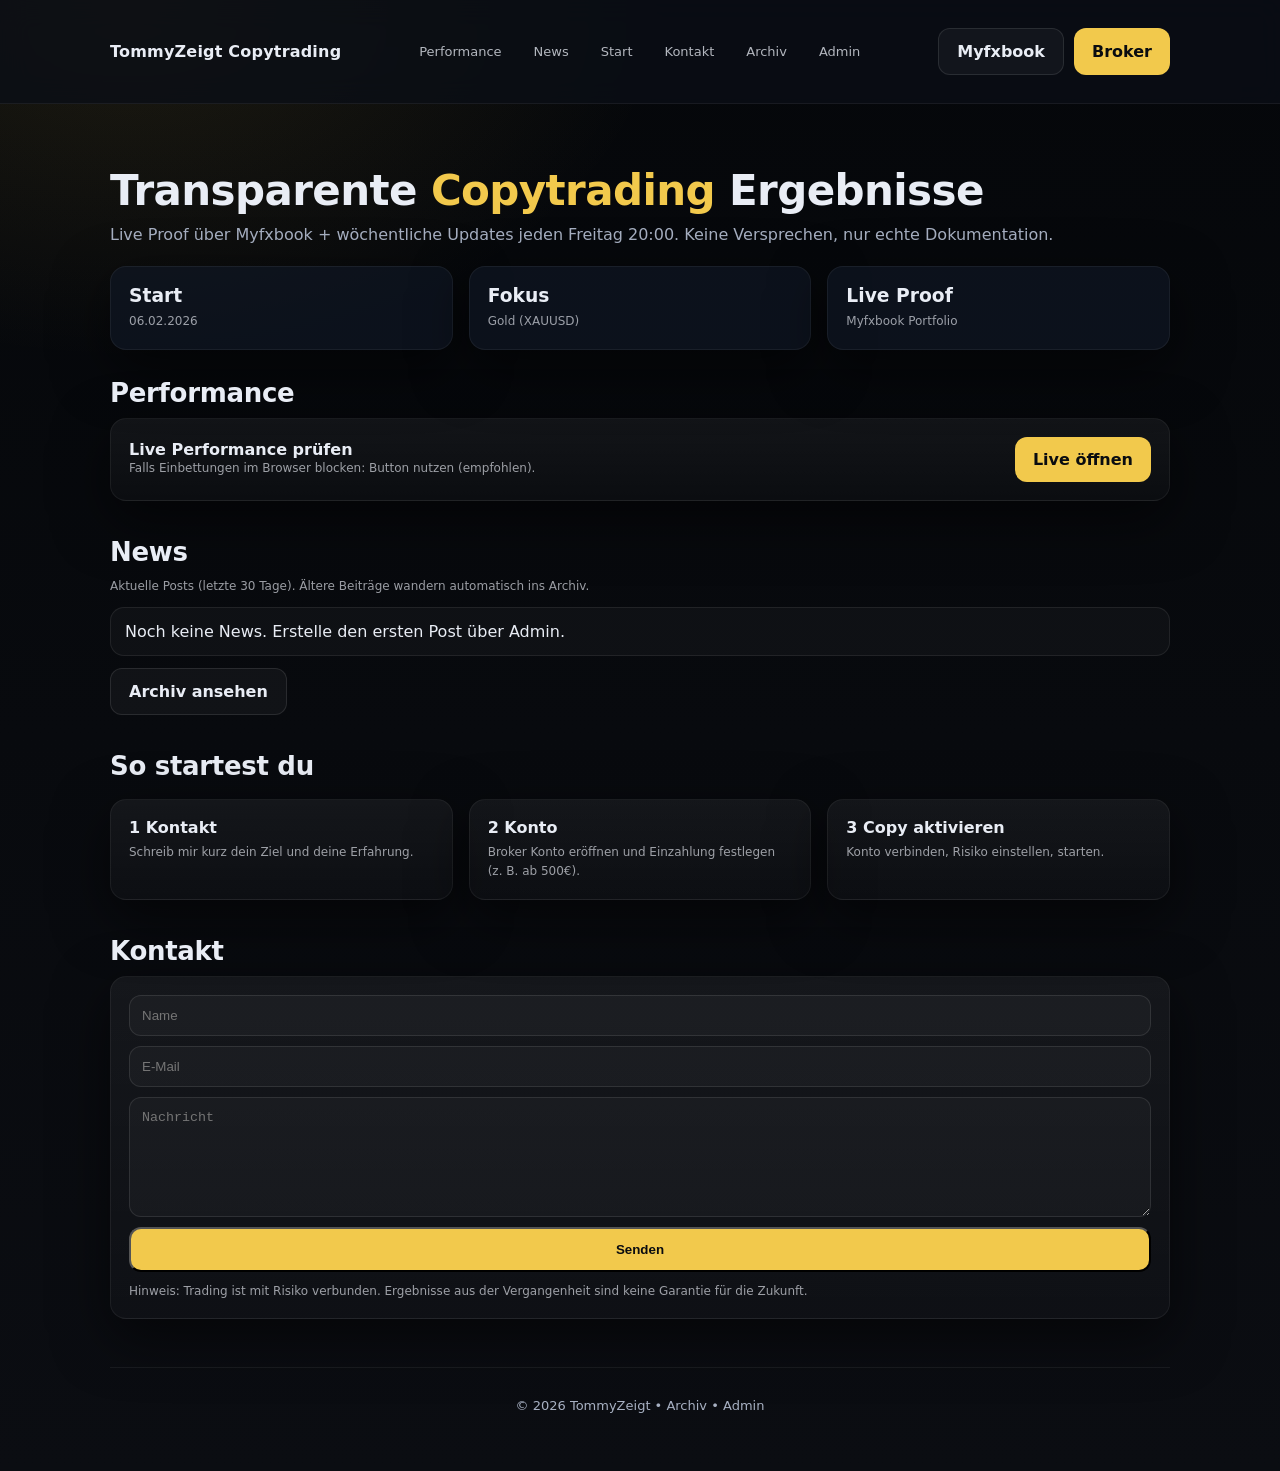
<file: index.html>
<!doctype html>
<html lang="de">
<head>
<meta charset="utf-8">
<meta name="viewport" content="width=device-width, initial-scale=1">
<title>TommyZeigt Copytrading</title>
<meta name="description" content="TommyZeigt dokumentiert Copytrading Ergebnisse transparent. Live Proof über Myfxbook, Wochenupdates, klarer Ablauf.">
<style>
:root{
  --bg:#06080c; --card:#0f141d; --card2:#101826;
  --text:#e9edf5; --muted:#a7b0c2;
  --gold:#f2c94c; --line:rgba(255,255,255,.06);
  --r:16px; --max:1100px;
  --shadow:0 18px 55px rgba(0,0,0,.55);
  --font:ui-sans-serif,system-ui,-apple-system,Segoe UI,Roboto,Helvetica,Arial;
}
*{box-sizing:border-box}
html{scroll-behavior:smooth}
body{margin:0;font-family:var(--font);background:radial-gradient(900px 600px at 10% 0%, rgba(242,201,76,.10), transparent 60%),linear-gradient(180deg,#05070a,#0b0d12);color:var(--text)}
a{color:inherit;text-decoration:none}
.container{max-width:var(--max);margin:auto;padding:28px 20px}
header{position:sticky;top:0;z-index:20;background:rgba(11,15,23,.78);backdrop-filter:blur(14px);border-bottom:1px solid var(--line)}
.nav{display:flex;align-items:center;justify-content:space-between;gap:12px}
.brand{font-weight:900;letter-spacing:.2px}
.menu{display:flex;gap:10px;flex-wrap:wrap}
.menu a{font-size:13px;color:rgba(233,237,245,.76);padding:10px 10px;border-radius:12px;border:1px solid transparent}
.menu a:hover{background:rgba(255,255,255,.04);border-color:rgba(255,255,255,.06)}
.btn{display:inline-flex;align-items:center;justify-content:center;padding:13px 18px;border-radius:12px;background:var(--gold);color:#0a0c10;font-weight:900}
.btn2{display:inline-flex;align-items:center;justify-content:center;padding:13px 18px;border-radius:12px;background:rgba(255,255,255,.04);border:1px solid rgba(255,255,255,.10);color:var(--text);font-weight:850}
.hero{padding:18px 0 10px}
h1{font-size:42px;margin:16px 0 6px;letter-spacing:-.6px}
.gold{color:var(--gold)}
p{color:var(--muted);line-height:1.7;margin:0}
.grid{display:grid;grid-template-columns:repeat(auto-fit,minmax(220px,1fr));gap:16px;margin-top:18px}
.card{background:linear-gradient(180deg,rgba(255,255,255,.05),rgba(255,255,255,.02));border:1px solid var(--line);border-radius:var(--r);padding:18px;box-shadow:var(--shadow)}
.kpi{background:rgba(16,24,38,.65)}
.kpi h3{margin:0 0 6px}
.section{padding:18px 0}
.section h2{margin:0 0 10px;font-size:26px;letter-spacing:-.3px}
.news-item{padding:14px;border-radius:14px;background:rgba(255,255,255,.03);border:1px solid rgba(255,255,255,.08)}
.news-top{display:flex;align-items:center;justify-content:space-between;gap:12px;flex-wrap:wrap}
.news-date{font-size:12px;color:rgba(233,237,245,.65)}
.news-title{font-weight:900}
.news-summary{margin-top:6px;color:rgba(233,237,245,.75);font-size:14px;line-height:1.6}
footer{margin-top:30px;padding:30px 0;text-align:center;font-size:13px;color:#a7b0c2;border-top:1px solid var(--line)}
.small{font-size:12px;color:rgba(233,237,245,.65);line-height:1.55}
@media(max-width:820px){.menu{display:none}h1{font-size:34px}}
</style>
</head>
<body id="top">
<header>
  <div class="container nav">
    <div class="brand">TommyZeigt Copytrading</div>
    <div class="menu">
      <a href="#performance">Performance</a>
      <a href="#news">News</a>
      <a href="#start">Start</a>
      <a href="#kontakt">Kontakt</a>
      <a href="archive.html">Archiv</a>
      <a href="admin.html">Admin</a>
    </div>
    <div style="display:flex;gap:10px;flex-wrap:wrap">
      <a class="btn2" target="_blank" rel="noopener" href="https://www.myfxbook.com/portfolio/tommyzeigt/11931259">Myfxbook</a>
      <a class="btn" target="_blank" rel="noopener" href="https://de.puprime.partners/forex-trading-account/?utm_source=promo&utm_medium=social&utm_campaign=RAF&utm_term=NA&utm_content=NA&c=jOA3lsRMqyLSI0uMpPz5Yw==">Broker</a>
    </div>
  </div>
</header>

<main class="container">
  <section class="hero">
    <h1>Transparente <span class="gold">Copytrading</span> Ergebnisse</h1>
    <p>Live Proof über Myfxbook + wöchentliche Updates jeden Freitag 20:00. Keine Versprechen, nur echte Dokumentation.</p>

    <div class="grid" style="margin-top:18px">
      <div class="card kpi">
        <h3>Start</h3>
        <div class="small">06.02.2026</div>
      </div>
      <div class="card kpi">
        <h3>Fokus</h3>
        <div class="small">Gold (XAUUSD)</div>
      </div>
      <div class="card kpi">
        <h3>Live Proof</h3>
        <div class="small">Myfxbook Portfolio</div>
      </div>
    </div>
  </section>

  <section id="performance" class="section">
    <h2>Performance</h2>
    <div class="card">
      <div style="display:flex;gap:12px;flex-wrap:wrap;align-items:center;justify-content:space-between">
        <div>
          <div style="font-weight:900">Live Performance prüfen</div>
          <div class="small">Falls Einbettungen im Browser blocken: Button nutzen (empfohlen).</div>
        </div>
        <a class="btn" target="_blank" rel="noopener" href="https://www.myfxbook.com/portfolio/tommyzeigt/11931259">Live öffnen</a>
      </div>
    </div>
  </section>

  <section id="news" class="section">
    <h2>News</h2>
    <p class="small">Aktuelle Posts (letzte 30 Tage). Ältere Beiträge wandern automatisch ins Archiv.</p>
    <div id="newsList" class="grid" style="grid-template-columns:1fr; margin-top:12px"></div>
    <div style="margin-top:12px">
      <a class="btn2" href="archive.html">Archiv ansehen</a>
    </div>
  </section>

  <section id="start" class="section">
    <h2>So startest du</h2>
    <div class="grid">
      <div class="card">
        <div style="font-weight:900;margin-bottom:6px">1 Kontakt</div>
        <div class="small">Schreib mir kurz dein Ziel und deine Erfahrung.</div>
      </div>
      <div class="card">
        <div style="font-weight:900;margin-bottom:6px">2 Konto</div>
        <div class="small">Broker Konto eröffnen und Einzahlung festlegen (z. B. ab 500€).</div>
      </div>
      <div class="card">
        <div style="font-weight:900;margin-bottom:6px">3 Copy aktivieren</div>
        <div class="small">Konto verbinden, Risiko einstellen, starten.</div>
      </div>
    </div>
  </section>

  <section id="kontakt" class="section">
    <h2>Kontakt</h2>
    <div class="card">
      <form action="https://formspree.io/f/mkovrqqq" method="POST" style="display:grid;gap:10px">
        <input name="name" placeholder="Name" required style="padding:12px;border-radius:12px;border:1px solid rgba(255,255,255,.10);background:rgba(255,255,255,.03);color:#e9edf5">
        <input name="email" type="email" placeholder="E-Mail" required style="padding:12px;border-radius:12px;border:1px solid rgba(255,255,255,.10);background:rgba(255,255,255,.03);color:#e9edf5">
        <textarea name="message" placeholder="Nachricht" required style="padding:12px;border-radius:12px;border:1px solid rgba(255,255,255,.10);background:rgba(255,255,255,.03);color:#e9edf5;min-height:120px"></textarea>
        <button class="btn" type="submit">Senden</button>
        <div class="small">Hinweis: Trading ist mit Risiko verbunden. Ergebnisse aus der Vergangenheit sind keine Garantie für die Zukunft.</div>
      </form>
    </div>
  </section>

  <footer>
    © <span id="y"></span> TommyZeigt • <a href="archive.html">Archiv</a> • <a href="admin.html">Admin</a>
  </footer>
</main>

<script>
document.getElementById('y').textContent = new Date().getFullYear();

function daysBetween(a,b){
  const ms = 24*60*60*1000;
  return Math.floor((a-b)/ms);
}

async function loadNews(){
  const el = document.getElementById('newsList');
  try{
    const res = await fetch('posts.json', {cache:'no-store'});
    const posts = await res.json();
    const now = new Date();
    const recent = posts
      .map(p => ({...p, _d: new Date(p.date + "T00:00:00")}))
      .sort((x,y)=> y._d - x._d)
      .filter(p => daysBetween(now, p._d) <= 30);

    if(!recent.length){
      el.innerHTML = '<div class="news-item">Noch keine News. Erstelle den ersten Post über Admin.</div>';
      return;
    }

    el.innerHTML = recent.map(p => `
      <div class="news-item">
        <div class="news-top">
          <div class="news-title">${p.title}</div>
          <div class="news-date">${p.date}</div>
        </div>
        <div class="news-summary">${p.summary || ''}</div>
      </div>
    `).join('');
  }catch(e){
    el.innerHTML = '<div class="news-item">Konnte posts.json nicht laden. Prüfe ob posts.json im gleichen Ordner liegt.</div>';
  }
}
loadNews();
</script>
</body>
</html>
</file>
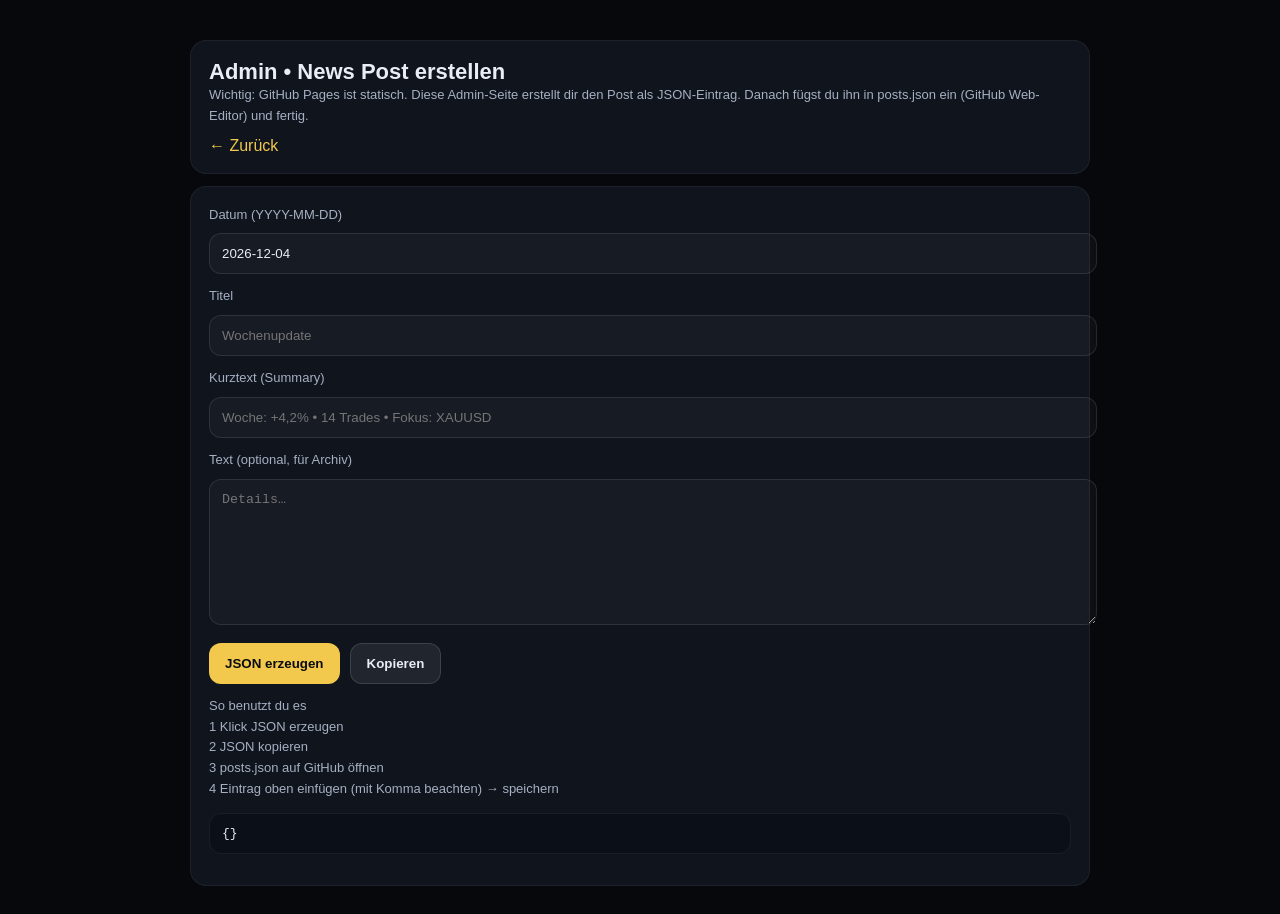
<file: admin.html>
<!doctype html>
<html lang="de">
<head>
<meta charset="utf-8">
<meta name="viewport" content="width=device-width, initial-scale=1">
<title>Admin – News erstellen</title>
<style>
body{margin:0;font-family:Arial,sans-serif;background:#06080c;color:#e9edf5}
.container{max-width:900px;margin:auto;padding:28px 20px}
a{color:#f2c94c;text-decoration:none}
.card{background:#0f141d;border:1px solid rgba(255,255,255,.06);border-radius:16px;padding:18px;margin-top:12px}
.input{width:100%;padding:12px;border-radius:12px;border:1px solid rgba(255,255,255,.10);background:rgba(255,255,255,.03);color:#e9edf5}
.btn{display:inline-block;padding:12px 16px;background:#f2c94c;color:#0a0c10;border-radius:12px;font-weight:900;border:0;cursor:pointer}
.small{color:#a7b0c2;line-height:1.6;font-size:13px}
pre{white-space:pre-wrap;word-break:break-word;background:#0b0f17;border:1px solid rgba(255,255,255,.06);border-radius:12px;padding:12px}
</style>
</head>
<body>
<div class="container">
  <div class="card">
    <div style="font-weight:900;font-size:22px">Admin • News Post erstellen</div>
    <div class="small">Wichtig: GitHub Pages ist statisch. Diese Admin-Seite erstellt dir den Post als JSON-Eintrag. Danach fügst du ihn in posts.json ein (GitHub Web-Editor) und fertig.</div>
    <div style="margin-top:10px"><a href="index.html">← Zurück</a></div>
  </div>

  <div class="card">
    <div class="small" style="margin-bottom:8px">Datum (YYYY-MM-DD)</div>
    <input id="date" class="input" placeholder="2026-02-21">
    <div class="small" style="margin:12px 0 8px">Titel</div>
    <input id="title" class="input" placeholder="Wochenupdate">
    <div class="small" style="margin:12px 0 8px">Kurztext (Summary)</div>
    <input id="summary" class="input" placeholder="Woche: +4,2% • 14 Trades • Fokus: XAUUSD">
    <div class="small" style="margin:12px 0 8px">Text (optional, für Archiv)</div>
    <textarea id="content" class="input" style="min-height:120px" placeholder="Details…"></textarea>

    <div style="margin-top:14px;display:flex;gap:10px;flex-wrap:wrap">
      <button class="btn" id="build">JSON erzeugen</button>
      <button class="btn" id="copy" style="background:rgba(255,255,255,.08);color:#e9edf5;border:1px solid rgba(255,255,255,.12)">Kopieren</button>
    </div>

    <div class="small" style="margin-top:12px">So benutzt du es</div>
    <div class="small">1 Klick JSON erzeugen</div>
    <div class="small">2 JSON kopieren</div>
    <div class="small">3 posts.json auf GitHub öffnen</div>
    <div class="small">4 Eintrag oben einfügen (mit Komma beachten) → speichern</div>

    <div style="margin-top:12px"><pre id="out">{}</pre></div>
  </div>
</div>

<script>
function isoToday(){
  const d = new Date();
  const mm = String(d.getMonth()+1).padStart(2,'0');
  const dd = String(d.getDate()).padStart(2,'0');
  return d.getFullYear() + "-" + mm + "-" + dd;
}
document.getElementById('date').value = isoToday();

function slug(date,title){
  return (date + "-" + title.toLowerCase().replace(/[^a-z0-9]+/g,'-').replace(/(^-|-$)/g,'')).slice(0,60);
}

document.getElementById('build').addEventListener('click', ()=>{
  const date = document.getElementById('date').value.trim();
  const title = document.getElementById('title').value.trim();
  const summary = document.getElementById('summary').value.trim();
  const content = document.getElementById('content').value.trim();

  const entry = {
    id: slug(date,title || "post"),
    date: date || isoToday(),
    title: title || "News",
    summary: summary || "",
    content: content || ""
  };
  document.getElementById('out').textContent = JSON.stringify(entry, null, 2);
});

document.getElementById('copy').addEventListener('click', async ()=>{
  const txt = document.getElementById('out').textContent;
  try{
    await navigator.clipboard.writeText(txt);
    alert("Kopiert ✅ Jetzt in posts.json einfügen.");
  }catch(e){
    alert("Konnte nicht automatisch kopieren. Markiere den Text manuell und kopiere ihn.");
  }
});
</script>
</body>
</html>
</file>
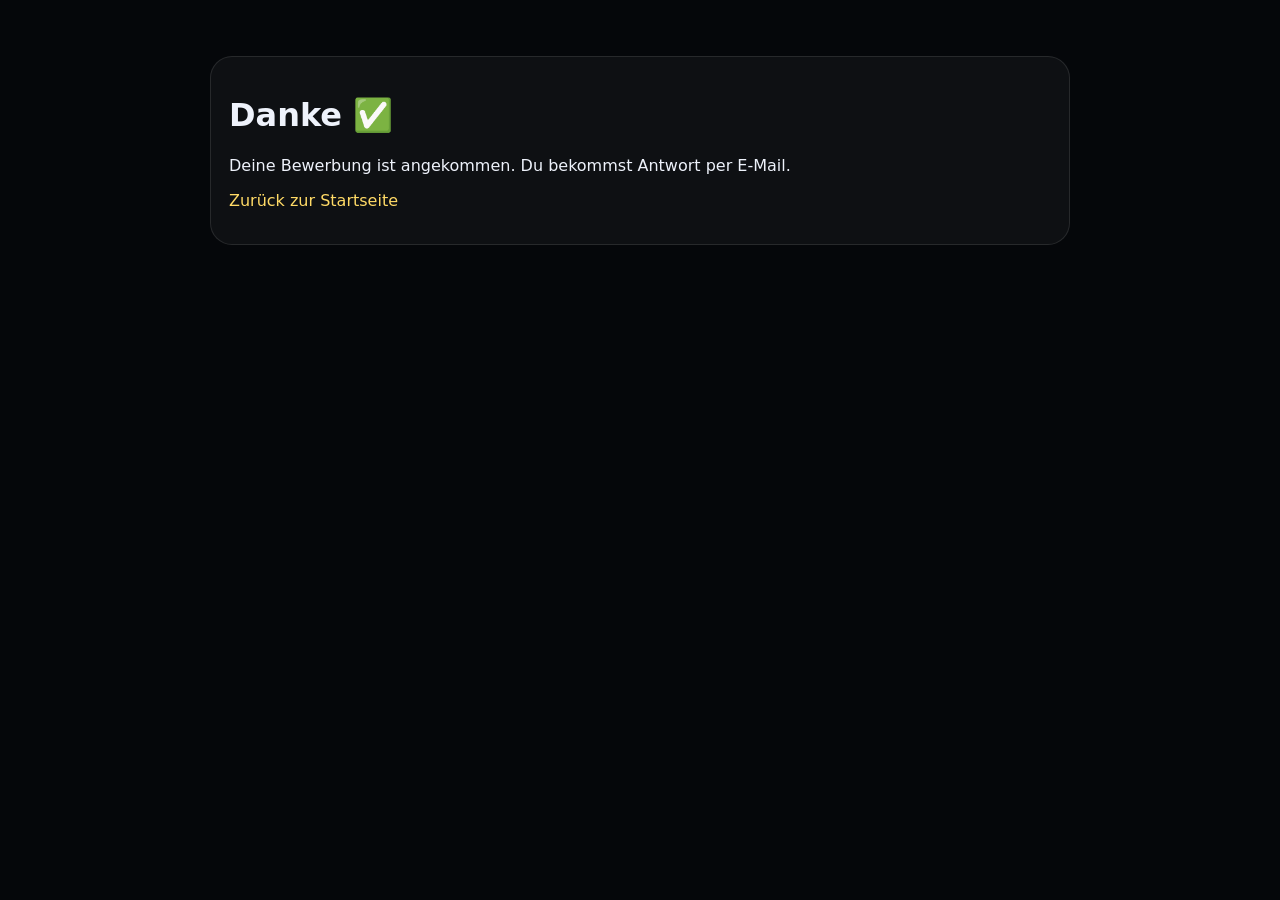
<file: apply-thankyou.html>
<!doctype html>
<html lang="de">
<head>
  <meta charset="utf-8" />
  <meta name="viewport" content="width=device-width, initial-scale=1" />
  <title>Bewerbung gesendet • TommyZeigt</title>
  <link rel="icon" href="assets/favicon.svg" />
  <style>
    body{margin:0;font-family:ui-sans-serif,system-ui,-apple-system,Segoe UI,Roboto,Helvetica,Arial;background:#05070a;color:#eef2fb}
    .wrap{max-width:860px;margin:0 auto;padding:56px 18px}
    .card{border:1px solid rgba(255,255,255,.10);border-radius:22px;background:rgba(255,255,255,.04);padding:18px}
    a{color:#ffda66;text-decoration:none}
  </style>
</head>
<body>
  <div class="wrap">
    <div class="card">
      <h1>Danke ✅</h1>
      <p>Deine Bewerbung ist angekommen. Du bekommst Antwort per E-Mail.</p>
      <p><a href="index.html">Zurück zur Startseite</a></p>
    </div>
  </div>
</body>
</html>
</file>
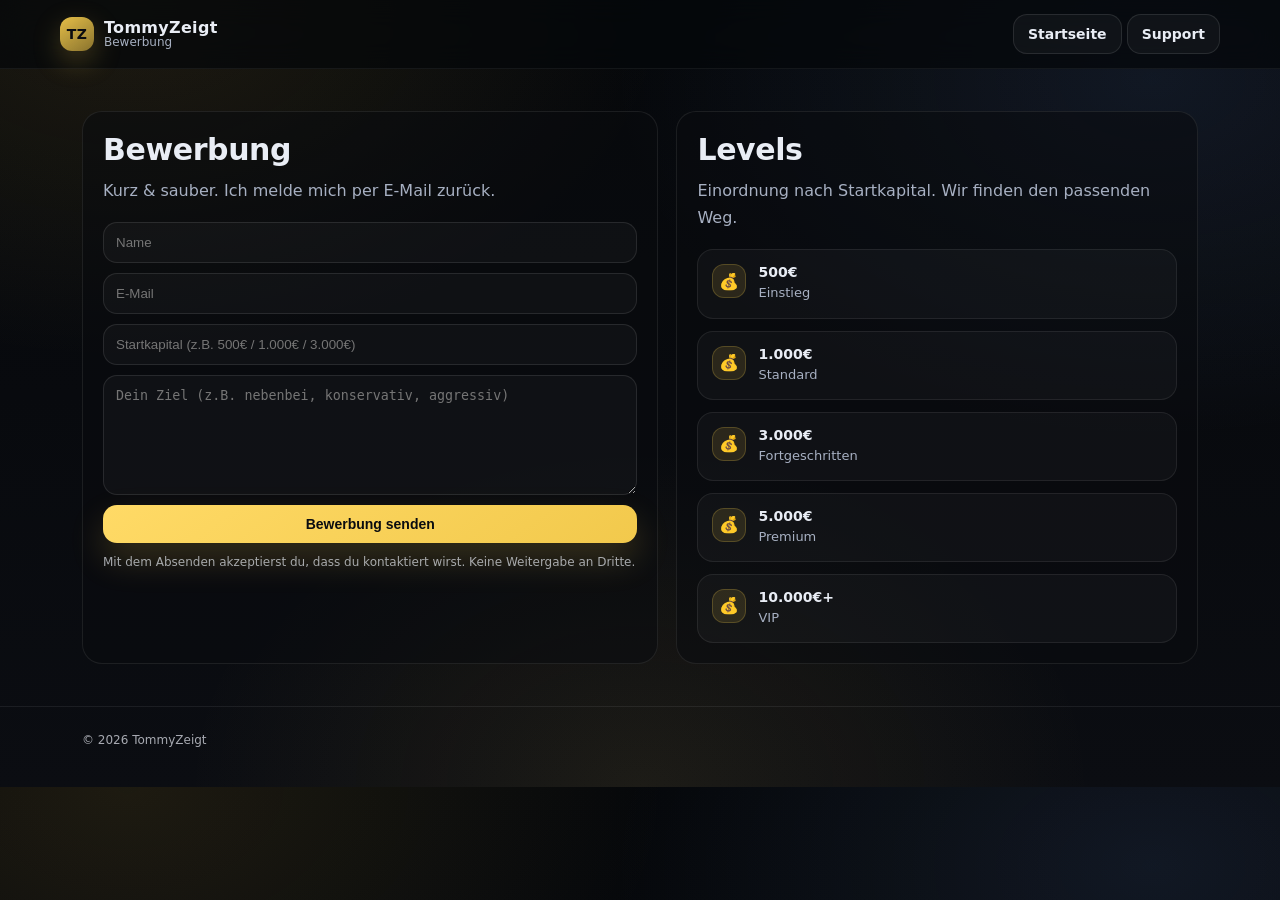
<file: apply.html>
<!doctype html>
<html lang="de">
<head>
  <meta charset="utf-8" />
  <meta name="viewport" content="width=device-width, initial-scale=1" />
  <title>Bewerbung • TommyZeigt</title>
  <link rel="icon" href="assets/favicon.svg" />
  <link rel="stylesheet" href="assets/style.css" />
</head>
<body>
  <header class="nav">
    <div class="container nav-inner">
      <div class="brand">
        <div class="logo" aria-hidden="true"></div>
        <div class="brand-text">
          <div class="top">TommyZeigt</div>
          <div class="sub">Bewerbung</div>
        </div>
      </div>
      <div class="cta">
        <a class="btn" href="index.html">Startseite</a>
        <a class="btn" href="support.html">Support</a>
      </div>
    </div>
  </header>

  <main class="section">
    <div class="container split">
      <div class="panel">
        <h2>Bewerbung</h2>
        <p class="top">Kurz & sauber. Ich melde mich per E-Mail zurück.</p>

        <form class="form" action="https://formspree.io/f/mkovrqqq" method="POST">
          <input class="input" type="hidden" name="source" value="Bewerbung" />
          <input class="input" type="text" name="name" placeholder="Name" required />
          <input class="input" type="email" name="email" placeholder="E-Mail" required />
          <input class="input" type="text" name="capital" placeholder="Startkapital (z.B. 500€ / 1.000€ / 3.000€)" />
          <textarea class="input" name="goal" placeholder="Dein Ziel (z.B. nebenbei, konservativ, aggressiv)"></textarea>
          <button class="btn btn-gold" type="submit">Bewerbung senden</button>
          <div class="small">Mit dem Absenden akzeptierst du, dass du kontaktiert wirst. Keine Weitergabe an Dritte.</div>
        </form>
      </div>

      <div class="panel">
        <h2>Levels</h2>
        <p class="top">Einordnung nach Startkapital. Wir finden den passenden Weg.</p>
        <div class="steps">
          <div class="step"><div class="num">💰</div><div><b>500€</b><span>Einstieg</span></div></div>
          <div class="step"><div class="num">💰</div><div><b>1.000€</b><span>Standard</span></div></div>
          <div class="step"><div class="num">💰</div><div><b>3.000€</b><span>Fortgeschritten</span></div></div>
          <div class="step"><div class="num">💰</div><div><b>5.000€</b><span>Premium</span></div></div>
          <div class="step"><div class="num">💰</div><div><b>10.000€+</b><span>VIP</span></div></div>
        </div>
      </div>
    </div>
  </main>

  <div class="footer">
    <div class="container">
      <div>© <span id="y"></span> TommyZeigt</div>
    </div>
  </div>
  <script>
    document.getElementById('y').textContent = new Date().getFullYear();
  </script>
</body>
</html>
</file>
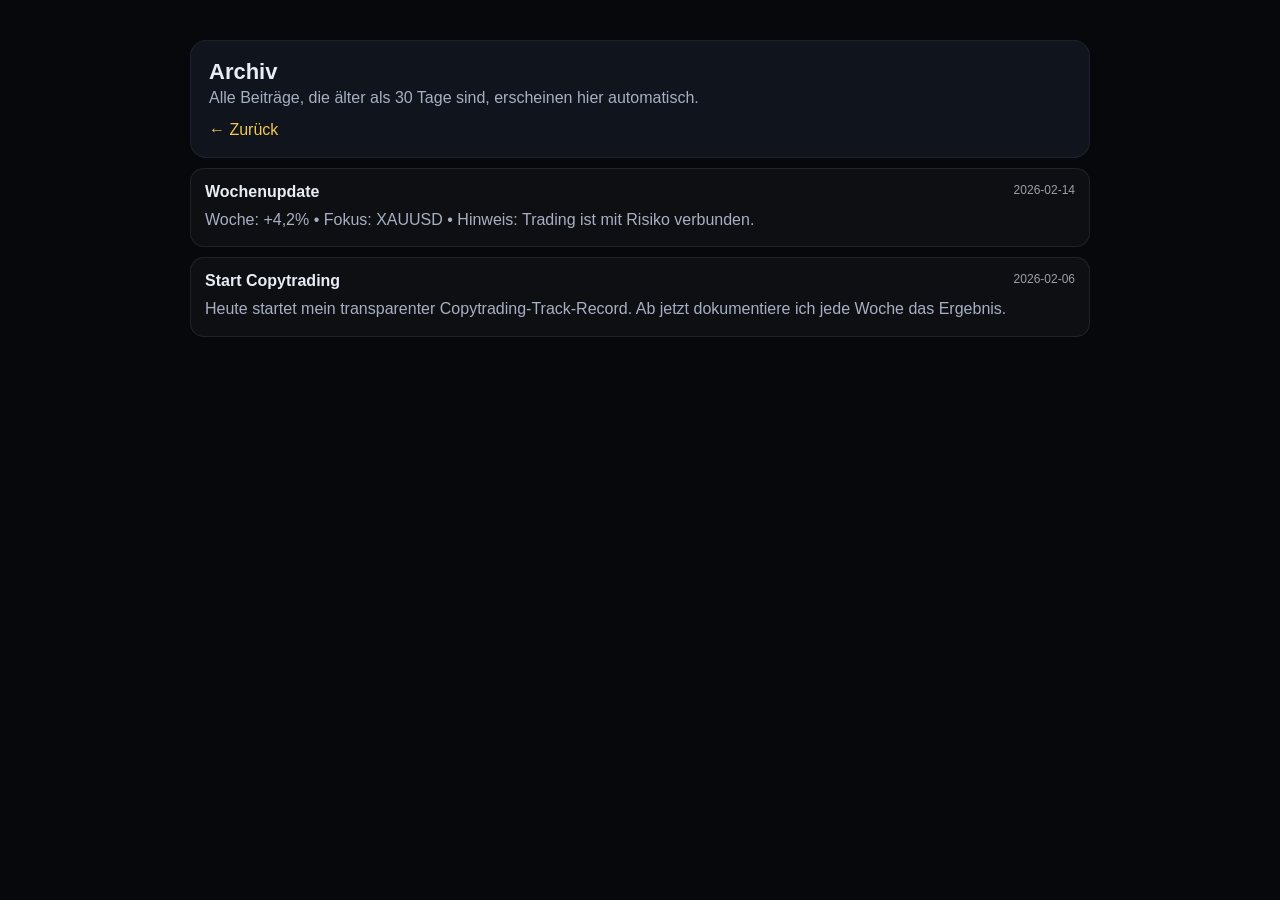
<file: archive.html>
<!doctype html>
<html lang="de">
<head>
<meta charset="utf-8">
<meta name="viewport" content="width=device-width, initial-scale=1">
<title>Archiv – TommyZeigt</title>
<style>
body{margin:0;font-family:Arial,sans-serif;background:#06080c;color:#e9edf5}
.container{max-width:900px;margin:auto;padding:28px 20px}
a{color:#f2c94c;text-decoration:none}
.card{background:#0f141d;border:1px solid rgba(255,255,255,.06);border-radius:16px;padding:18px;margin-top:12px}
.small{color:#a7b0c2;line-height:1.6}
.item{padding:14px;border-radius:14px;background:rgba(255,255,255,.03);border:1px solid rgba(255,255,255,.08);margin-top:10px}
.top{display:flex;justify-content:space-between;gap:10px;flex-wrap:wrap}
.title{font-weight:900}
.date{font-size:12px;color:rgba(233,237,245,.65)}
</style>
</head>
<body>
<div class="container">
  <div class="card">
    <div style="font-weight:900;font-size:22px">Archiv</div>
    <div class="small">Alle Beiträge, die älter als 30 Tage sind, erscheinen hier automatisch.</div>
    <div style="margin-top:10px"><a href="index.html">← Zurück</a></div>
  </div>

  <div id="list"></div>
</div>

<script>
function daysBetween(a,b){
  const ms = 24*60*60*1000;
  return Math.floor((a-b)/ms);
}

async function load(){
  const el = document.getElementById('list');
  try{
    const res = await fetch('posts.json', {cache:'no-store'});
    const posts = await res.json();
    const now = new Date();
    const older = posts
      .map(p => ({...p, _d: new Date(p.date + "T00:00:00")}))
      .sort((x,y)=> y._d - x._d)
      .filter(p => daysBetween(now, p._d) > 30);

    if(!older.length){
      el.innerHTML = '<div class="card">Noch nichts im Archiv.</div>';
      return;
    }

    el.innerHTML = older.map(p => `
      <div class="item">
        <div class="top">
          <div class="title">${p.title}</div>
          <div class="date">${p.date}</div>
        </div>
        <div class="small" style="margin-top:6px">${p.content || p.summary || ''}</div>
      </div>
    `).join('');
  }catch(e){
    el.innerHTML = '<div class="card">Konnte posts.json nicht laden.</div>';
  }
}
load();
</script>
</body>
</html>
</file>
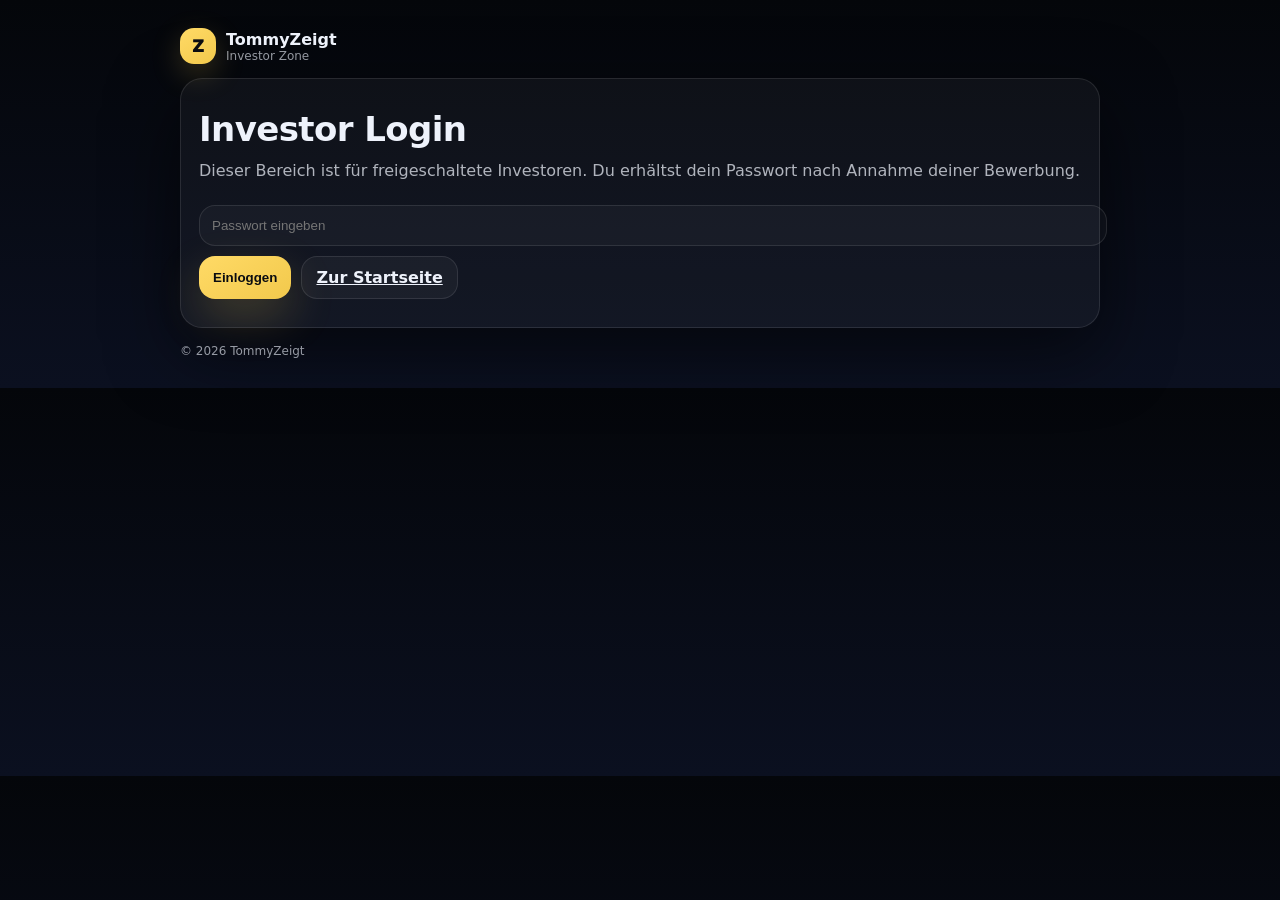
<file: investor-dashboard.html>
<!doctype html>
<html lang="de">
<head>
<meta charset="utf-8"/>
<meta name="viewport" content="width=device-width, initial-scale=1"/>
<title>Investor Dashboard • TommyZeigt</title>
<link rel="icon" href="assets/favicon.svg"/>
<style>
:root{--bg0:#04060a;--bg2:#0b1020;--stroke:rgba(255,255,255,.10);--card:rgba(255,255,255,.04);--text:#eef2fb;--muted:rgba(238,242,251,.72);--gold:#f2c94c;--gold2:#ffda66;--shadow:0 22px 70px rgba(0,0,0,.55);--r:22px;font-family:ui-sans-serif,system-ui,-apple-system,Segoe UI,Roboto,Helvetica,Arial}
body{margin:0;background:linear-gradient(180deg,var(--bg0),var(--bg2));color:var(--text);font-family:inherit}
a{color:inherit;text-decoration:none}
.container{max-width:1100px;margin:0 auto;padding:26px 18px}
.nav{position:sticky;top:0;background:rgba(5,7,10,.55);backdrop-filter:blur(14px);border-bottom:1px solid rgba(255,255,255,.06);z-index:50}
.nav .inner{display:flex;align-items:center;justify-content:space-between;gap:10px;padding:12px 0}
.brand{display:flex;align-items:center;gap:10px}
.logo{width:36px;height:36px;border-radius:14px;background:linear-gradient(145deg,var(--gold2),var(--gold));box-shadow:0 10px 30px rgba(242,201,76,.22);position:relative}
.logo:after{content:"Z";position:absolute;inset:0;display:flex;align-items:center;justify-content:center;font-weight:950;color:#0a0c10}
.btn{display:inline-flex;align-items:center;justify-content:center;padding:10px 12px;border-radius:16px;border:1px solid rgba(255,255,255,.10);background:rgba(255,255,255,.04);color:var(--text);font-weight:850;cursor:pointer}
.btn-gold{border:0;background:linear-gradient(145deg,var(--gold2),var(--gold));color:#0a0c10;box-shadow:0 18px 45px rgba(242,201,76,.22)}
.grid{display:grid;grid-template-columns:repeat(3,1fr);gap:14px}
.card{border:1px solid var(--stroke);background:var(--card);border-radius:var(--r);box-shadow:var(--shadow);padding:16px}
h1{margin:0;font-size:28px;letter-spacing:-.4px}
h2{margin:0 0 8px;font-size:18px}
p{margin:0;color:var(--muted);line-height:1.7}
.small{font-size:12px;color:rgba(238,242,251,.62);line-height:1.5}
@media (max-width:980px){.grid{grid-template-columns:1fr}}
</style>
</head>
<body>

<header class="nav">
  <div class="container inner">
    <div class="brand">
      <div class="logo" aria-hidden="true"></div>
      <div>
        <div style="font-weight:900">TommyZeigt</div>
        <div style="font-size:12px;color:rgba(238,242,251,.62)">Investor Dashboard</div>
      </div>
    </div>
    <div style="display:flex;gap:10px;flex-wrap:wrap">
      <a class="btn" href="index.html">Startseite</a>
      <a class="btn btn-gold" href="https://de.puprime.partners/forex-trading-account/?utm_source=promo&utm_medium=social&utm_campaign=RAF&utm_term=NA&utm_content=NA&c=jOA3lsRMqyLSI0uMpPz5Yw==" target="_blank" rel="noopener">PU Prime</a>
      <button class="btn" id="logoutBtn" type="button">Logout</button>
    </div>
  </div>
</header>

<main class="container">
  <div class="card">
    <h1>Übersicht</h1>
    <p>Dieser Bereich ist für freigeschaltete Investoren. Performance ist zusätzlich öffentlich auf Myfxbook einsehbar.</p>
  </div>

  <div style="height:14px"></div>

  <div class="grid">
    <div class="card">
      <h2>Performance</h2>
      <p>Live Performance über Myfxbook.</p>
      <div style="height:10px"></div>
      <a class="btn btn-gold" href="https://www.myfxbook.com/portfolio/tommyzeigt/11931259" target="_blank" rel="noopener">Myfxbook öffnen</a>
      <div class="small" style="margin-top:10px">Wenn Einbettung blockiert wird, nutze den Button.</div>
    </div>

    <div class="card">
      <h2>Trade Updates</h2>
      <p>Hier kannst du kurze Updates posten (z. B. Wochen-Plan, Hinweise, Risiko).</p>
      <div class="small" style="margin-top:10px">Tipp: 1 Update pro Woche reicht – Konsistenz schlägt Masse.</div>
    </div>

    <div class="card">
      <h2>Setup</h2>
      <p>Schritt-für-Schritt: Konto bereit → Copy verbinden → Risiko prüfen.</p>
      <div class="small" style="margin-top:10px">Startkapital Empfehlung: ab 500 €.</div>
    </div>
  </div>

  <div style="height:14px"></div>

  <div class="card" style="padding:0; overflow:hidden">
    <iframe title="Myfxbook" src="https://www.myfxbook.com/portfolio/tommyzeigt/11931259" style="width:100%;height:560px;border:0"></iframe>
  </div>

  <div style="height:14px"></div>
  <div class="small">© 2026 TommyZeigt • Hinweis: Trading ist mit Risiken verbunden.</div>
</main>

<script>
(function(){
  // Soft gate check
  if(localStorage.getItem("tz_investor_ok") !== "1") {
    location.href = "investor-login.html";
    return;
  }
  document.getElementById('logoutBtn')?.addEventListener('click', ()=>{
    localStorage.removeItem("tz_investor_ok");
    location.href = "investor-login.html";
  });
})();
</script>

</body>
</html>
</file>
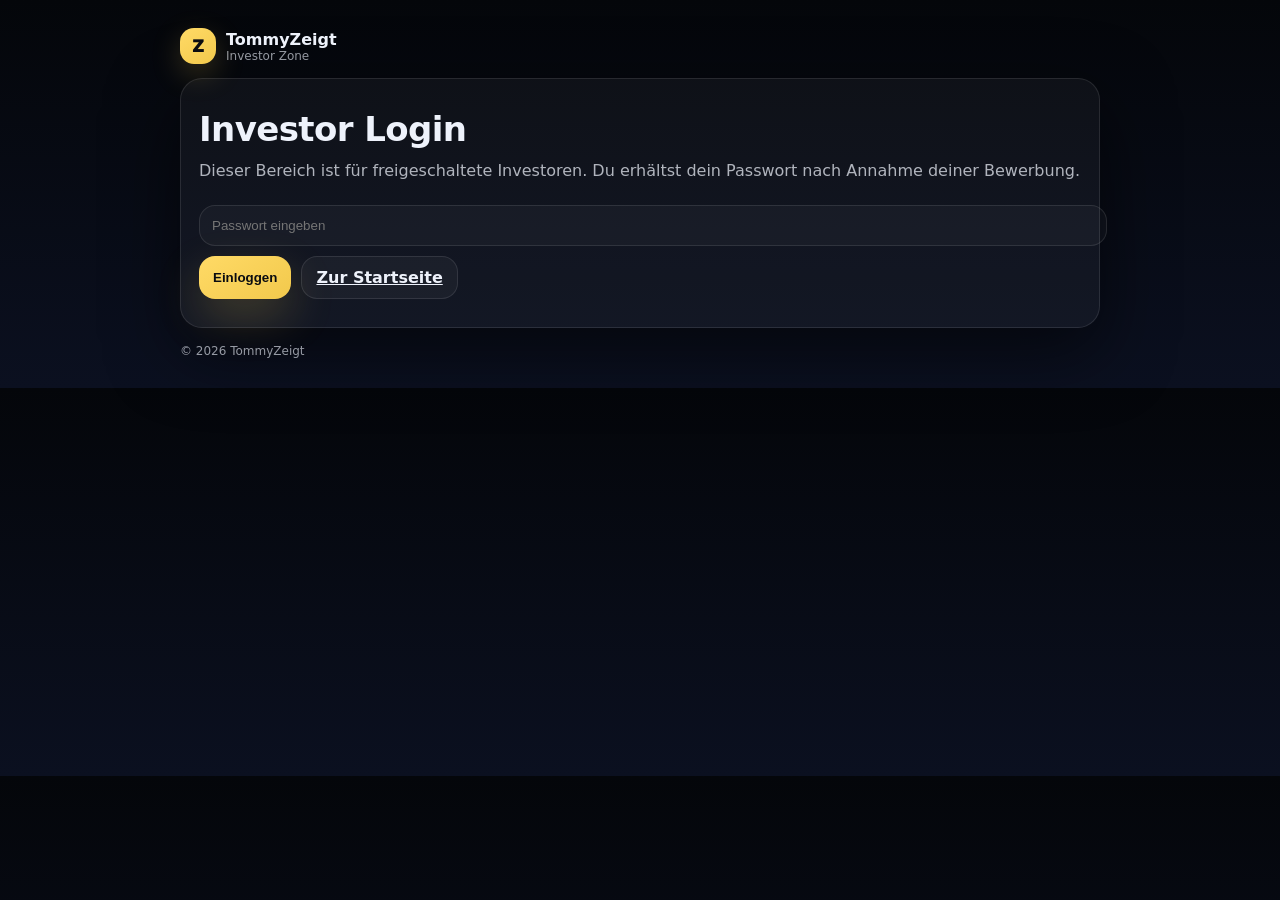
<file: investor-login.html>
<!doctype html>
<html lang="de">
<head>
<meta charset="utf-8"/>
<meta name="viewport" content="width=device-width, initial-scale=1"/>
<title>Investor Login • TommyZeigt</title>
<link rel="icon" href="assets/favicon.svg"/>
<style>
:root{--bg:#05070a;--card:rgba(255,255,255,.04);--stroke:rgba(255,255,255,.10);--text:#eef2fb;--muted:rgba(238,242,251,.72);--gold:#f2c94c;--gold2:#ffda66;--shadow:0 22px 70px rgba(0,0,0,.55);--r:22px;font-family:ui-sans-serif,system-ui,-apple-system,Segoe UI,Roboto,Helvetica,Arial}
body{margin:0;background:linear-gradient(180deg,#04060a,#0b1020);color:var(--text);font-family:inherit}
.container{max-width:920px;margin:0 auto;padding:28px 18px}
.card{border:1px solid var(--stroke);background:var(--card);border-radius:var(--r);box-shadow:var(--shadow);padding:18px}
.brand{display:flex;align-items:center;gap:10px}
.logo{width:36px;height:36px;border-radius:14px;background:linear-gradient(145deg,var(--gold2),var(--gold));box-shadow:0 10px 30px rgba(242,201,76,.22);position:relative}
.logo:after{content:"Z";position:absolute;inset:0;display:flex;align-items:center;justify-content:center;font-weight:950;color:#0a0c10}
h1{margin:12px 0 8px;font-size:34px;letter-spacing:-.6px}
p{margin:0 0 10px;color:var(--muted);line-height:1.75}
.input{width:100%;padding:12px 12px;border-radius:16px;border:1px solid rgba(255,255,255,.10);background:rgba(255,255,255,.03);color:var(--text);outline:none}
.btn{display:inline-flex;align-items:center;justify-content:center;padding:11px 14px;border-radius:16px;border:1px solid rgba(255,255,255,.10);background:rgba(255,255,255,.04);color:var(--text);font-weight:850;cursor:pointer}
.btn-gold{border:0;background:linear-gradient(145deg,var(--gold2),var(--gold));color:#0a0c10;box-shadow:0 18px 45px rgba(242,201,76,.22)}
.row{display:flex;gap:10px;flex-wrap:wrap}
.small{font-size:12px;color:rgba(238,242,251,.62);line-height:1.5}
</style>
</head>
<body>
<div class="container">
  <div class="brand">
    <div class="logo" aria-hidden="true"></div>
    <div>
      <div style="font-weight:900">TommyZeigt</div>
      <div style="font-size:12px;color:rgba(238,242,251,.62)">Investor Zone</div>
    </div>
  </div>

  <div style="height:14px"></div>

  <div class="card">
    <h1>Investor Login</h1>
    <p>Dieser Bereich ist für freigeschaltete Investoren. Du erhältst dein Passwort nach Annahme deiner Bewerbung.</p>

    <div style="height:10px"></div>
    <input id="pw" class="input" type="password" placeholder="Passwort eingeben" autocomplete="current-password"/>
    <div style="height:10px"></div>

    <div class="row">
      <button class="btn btn-gold" id="loginBtn" type="button">Einloggen</button>
      <a class="btn" href="index.html">Zur Startseite</a>
    </div>

    <div style="height:10px"></div>
    <div id="msg" class="small"></div>
  </div>

  <div style="margin-top:14px" class="small">© 2026 TommyZeigt</div>
</div>

<script>
(function(){
  // Soft gate: replace with your real password
  const PASSWORD = "TZ-INVESTOR-2026";
  const msg = document.getElementById('msg');
  const pw = document.getElementById('pw');
  const btn = document.getElementById('loginBtn');

  function ok(text){ msg.textContent = text; msg.style.color = "rgba(255,218,102,.95)"; }
  function err(text){ msg.textContent = text; msg.style.color = "rgba(255,140,140,.95)"; }

  btn.addEventListener('click', ()=>{
    const v = (pw.value||"").trim();
    if(!v) return err("Bitte Passwort eingeben.");
    if(v === PASSWORD){
      localStorage.setItem("tz_investor_ok","1");
      ok("Login erfolgreich…");
      location.href = "investor-dashboard.html";
    } else {
      err("Falsches Passwort.");
    }
  });

  pw.addEventListener('keydown', (e)=>{ if(e.key === "Enter") btn.click(); });
})();
</script>
</body>
</html>
</file>
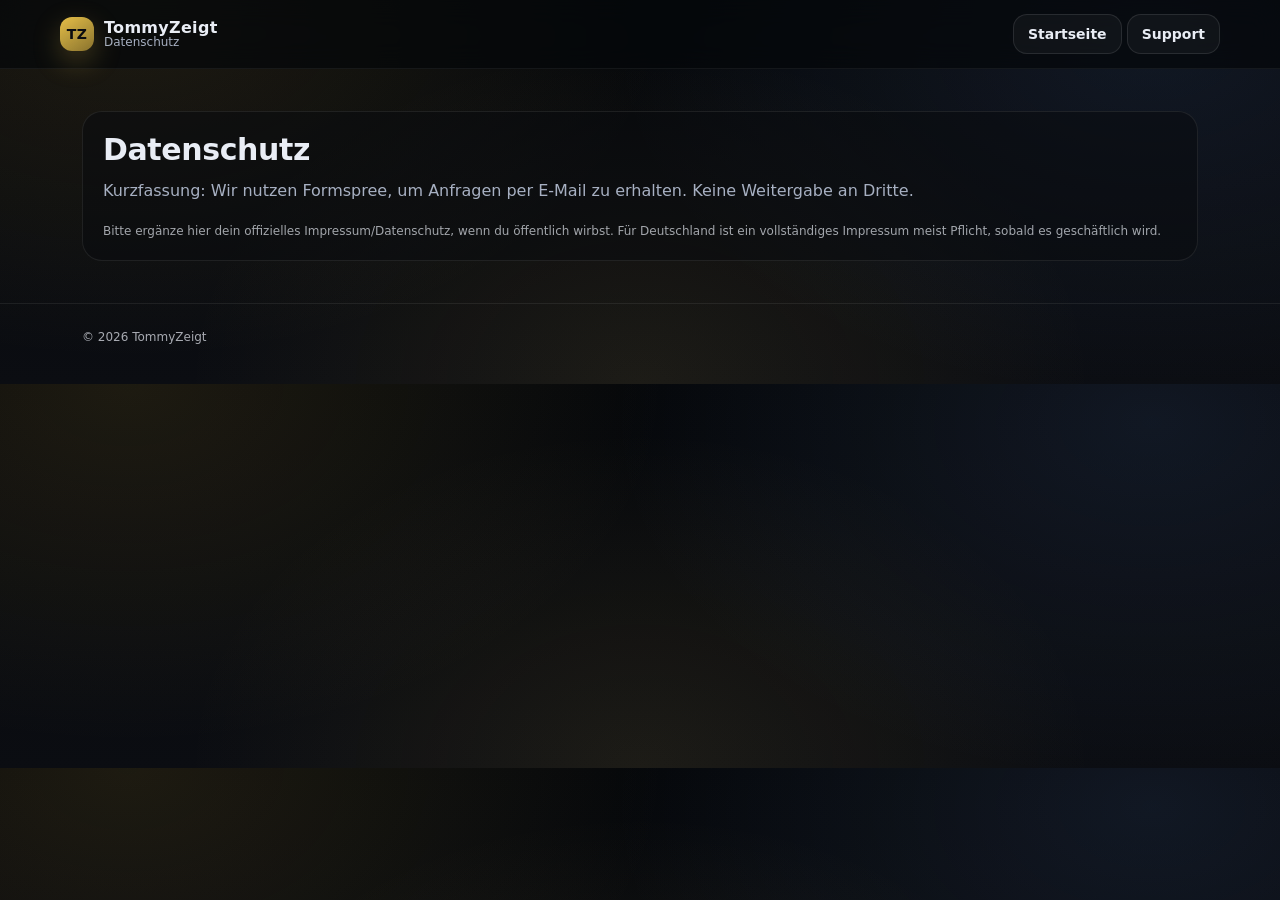
<file: privacy.html>
<!doctype html>
<html lang="de">
<head>
  <meta charset="utf-8" />
  <meta name="viewport" content="width=device-width, initial-scale=1" />
  <title>Datenschutz • TommyZeigt</title>
  <link rel="icon" href="assets/favicon.svg" />
  <link rel="stylesheet" href="assets/style.css" />
</head>
<body>
  <header class="nav">
    <div class="container nav-inner">
      <div class="brand">
        <div class="logo" aria-hidden="true"></div>
        <div class="brand-text">
          <div class="top">TommyZeigt</div>
          <div class="sub">Datenschutz</div>
        </div>
      </div>
      <div class="cta">
        <a class="btn" href="index.html">Startseite</a>
        <a class="btn" href="support.html">Support</a>
      </div>
    </div>
  </header>

  <main class="section">
    <div class="container">
      <div class="panel">
        <h2>Datenschutz</h2>
        <p class="top">Kurzfassung: Wir nutzen Formspree, um Anfragen per E-Mail zu erhalten. Keine Weitergabe an Dritte.</p>
        <div class="small">
          Bitte ergänze hier dein offizielles Impressum/Datenschutz, wenn du öffentlich wirbst.
          Für Deutschland ist ein vollständiges Impressum meist Pflicht, sobald es geschäftlich wird.
        </div>
      </div>
    </div>
  </main>

  <div class="footer">
    <div class="container">
      <div>© <span id="y"></span> TommyZeigt</div>
    </div>
  </div>
  <script>
    document.getElementById('y').textContent = new Date().getFullYear();
  </script>
</body>
</html>
</file>
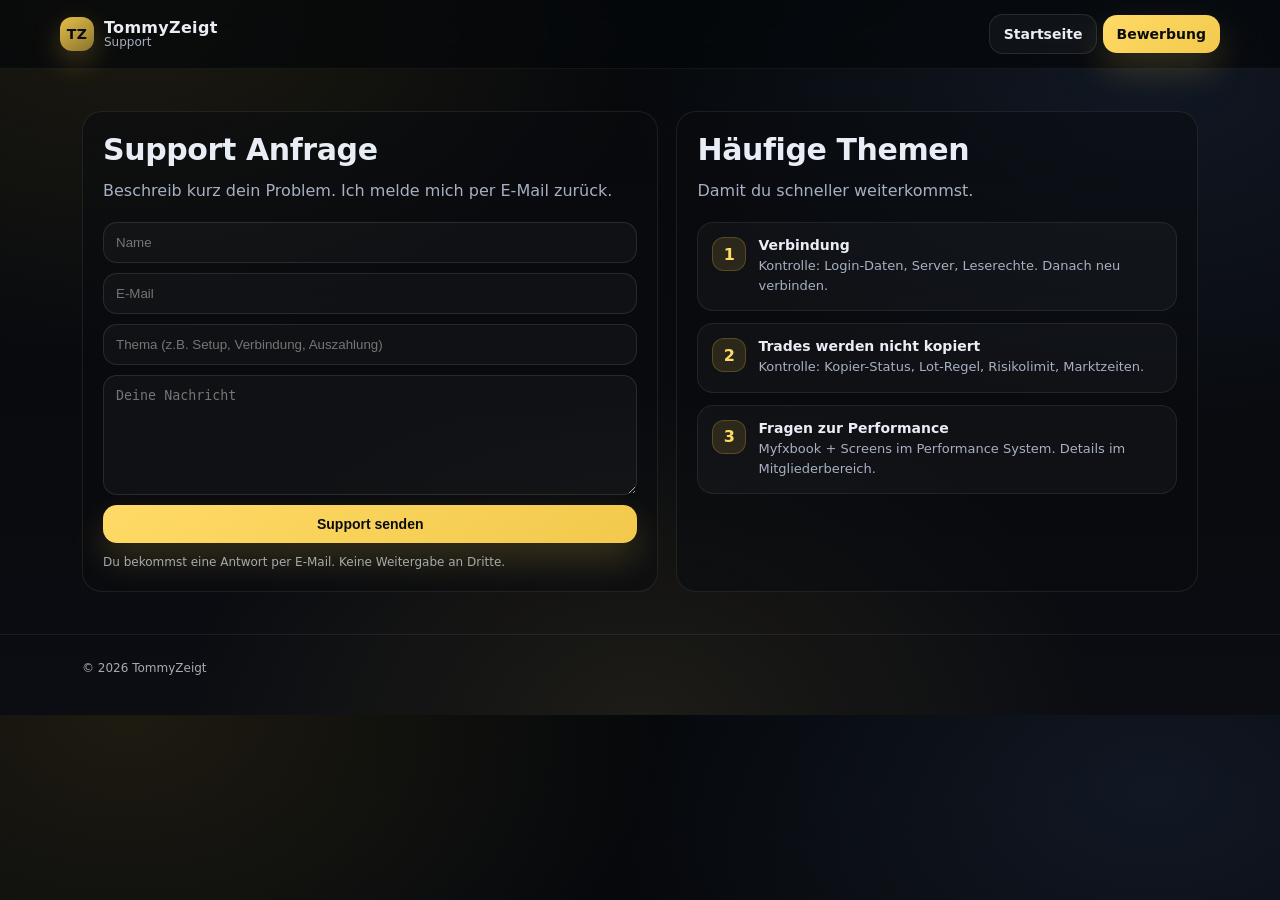
<file: support.html>
<!doctype html>
<html lang="de">
<head>
  <meta charset="utf-8" />
  <meta name="viewport" content="width=device-width, initial-scale=1" />
  <title>Support • TommyZeigt</title>
  <link rel="icon" href="assets/favicon.svg" />
  <link rel="stylesheet" href="assets/style.css" />
</head>
<body>
  <header class="nav">
    <div class="container nav-inner">
      <div class="brand">
        <div class="logo" aria-hidden="true"></div>
        <div class="brand-text">
          <div class="top">TommyZeigt</div>
          <div class="sub">Support</div>
        </div>
      </div>
      <div class="cta">
        <a class="btn" href="index.html">Startseite</a>
        <a class="btn btn-gold" href="apply.html">Bewerbung</a>
      </div>
    </div>
  </header>

  <main class="section">
    <div class="container split">
      <div class="panel">
        <h2>Support Anfrage</h2>
        <p class="top">Beschreib kurz dein Problem. Ich melde mich per E-Mail zurück.</p>

        <form class="form" action="https://formspree.io/f/mkovrqqq" method="POST">
          <input class="input" type="text" name="name" placeholder="Name" required />
          <input class="input" type="email" name="email" placeholder="E-Mail" required />
          <input class="input" type="text" name="topic" placeholder="Thema (z.B. Setup, Verbindung, Auszahlung)" />
          <textarea class="input" name="message" placeholder="Deine Nachricht" required></textarea>
          <button class="btn btn-gold" type="submit">Support senden</button>
          <div class="small">Du bekommst eine Antwort per E-Mail. Keine Weitergabe an Dritte.</div>
        </form>
      </div>

      <div class="panel">
        <h2>Häufige Themen</h2>
        <p class="top">Damit du schneller weiterkommst.</p>
        <div class="steps">
          <div class="step"><div class="num">1</div><div><b>Verbindung</b><span>Kontrolle: Login-Daten, Server, Leserechte. Danach neu verbinden.</span></div></div>
          <div class="step"><div class="num">2</div><div><b>Trades werden nicht kopiert</b><span>Kontrolle: Kopier-Status, Lot-Regel, Risikolimit, Marktzeiten.</span></div></div>
          <div class="step"><div class="num">3</div><div><b>Fragen zur Performance</b><span>Myfxbook + Screens im Performance System. Details im Mitgliederbereich.</span></div></div>
        </div>
      </div>
    </div>
  </main>

  <div class="footer">
    <div class="container">
      <div>© <span id="y"></span> TommyZeigt</div>
    </div>
  </div>
  <script>
    document.getElementById('y').textContent = new Date().getFullYear();
  </script>
</body>
</html>
</file>
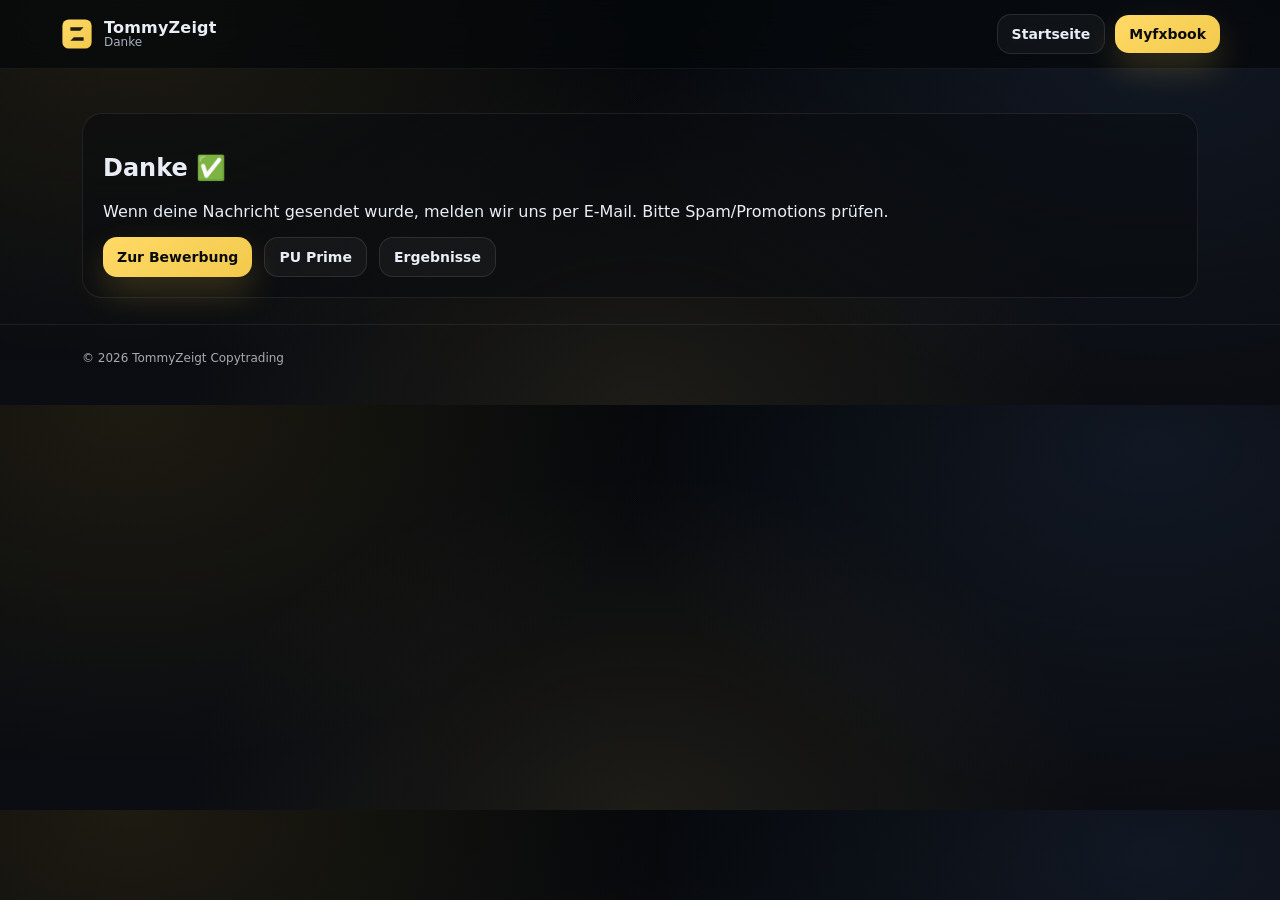
<file: thankyou.html>
<!doctype html>
<html lang="de">
<head>
  <meta charset="utf-8"/>
  <meta name="viewport" content="width=device-width, initial-scale=1"/>
  <title>Danke – TommyZeigt Copytrading</title>
  <link rel="icon" href="assets/favicon.svg"/>
  <meta name="theme-color" content="#05070a"/>
  <style>
:root{
  --bg0:#05070a; --bg1:#0b0d12; --card:#0f131b; --text:#e9edf5; --muted:#a7b0c2;
  --gold:#f2c94c; --gold2:#ffda66; --line:rgba(242,201,76,.22);
  --shadow:0 18px 55px rgba(0,0,0,.55); --radius:20px; --max:1160px;
  --font:ui-sans-serif,system-ui,-apple-system,Segoe UI,Roboto,Helvetica,Arial,"Apple Color Emoji","Segoe UI Emoji";
}
*{box-sizing:border-box}
html{scroll-behavior:smooth}
body{
  margin:0; font-family:var(--font); color:var(--text);
  background:
    radial-gradient(900px 600px at 10% 0%, rgba(242,201,76,.10), transparent 60%),
    radial-gradient(900px 600px at 90% 10%, rgba(120,170,255,.10), transparent 60%),
    radial-gradient(700px 520px at 50% 100%, rgba(242,201,76,.08), transparent 65%),
    linear-gradient(180deg, var(--bg0), var(--bg1));
}
a{color:inherit; text-decoration:none}
.container{max-width:var(--max); margin:0 auto; padding:0 22px}
.nav{
  position:sticky; top:0; z-index:50;
  backdrop-filter: blur(14px);
  background: rgba(5,7,10,.72);
  border-bottom:1px solid rgba(255,255,255,.06);
}
.nav-inner{display:flex; align-items:center; justify-content:space-between; padding:14px 0; gap:14px}
.brand{display:flex; align-items:center; gap:10px; min-width:240px}
.logo{width:34px; height:34px; border-radius:12px; display:block}
.brand-text{display:flex; flex-direction:column; line-height:1.1}
.brand-text .top{font-weight:900; letter-spacing:.2px}
.brand-text .sub{font-size:12px; color:var(--muted)}
.links{display:flex; gap:10px; align-items:center; flex-wrap:wrap; justify-content:center}
.links a{font-size:14px; color:var(--muted); padding:8px 10px; border-radius:12px}
.links a:hover{color:var(--text); background:rgba(255,255,255,.04)}
.cta{display:flex; gap:10px; align-items:center; justify-content:flex-end; min-width:240px}
.btn{
  display:inline-flex; align-items:center; justify-content:center; gap:10px;
  padding:11px 14px; border-radius:14px;
  border:1px solid rgba(255,255,255,.10);
  background:rgba(255,255,255,.04);
  color:var(--text); font-weight:800; font-size:14px;
  transition: transform .12s ease, background .12s ease, border-color .12s ease, box-shadow .12s ease;
}
.btn:hover{transform: translateY(-1px); background:rgba(255,255,255,.06); border-color:rgba(255,255,255,.14)}
.btn-gold{
  background: linear-gradient(145deg, var(--gold2), var(--gold));
  color:#0a0c10; border:0;
  box-shadow: 0 16px 35px rgba(242,201,76,.20);
}
.btn-gold:hover{box-shadow: 0 18px 45px rgba(242,201,76,.28)}
.hero{padding:64px 0 26px}
.hero-grid{display:grid; grid-template-columns:1.1fr .9fr; gap:26px; align-items:stretch}
.kicker{
  display:inline-flex; align-items:center; gap:10px;
  padding:8px 12px; border-radius:999px;
  border:1px solid rgba(242,201,76,.22);
  background:rgba(242,201,76,.08); color:var(--gold2); font-size:13px;
}
.h1{margin:16px 0 10px; font-size:50px; line-height:1.05; letter-spacing:-.8px; font-weight:950}
.grad{background: linear-gradient(90deg, #ffffff, #ffe9a6 40%, #f2c94c); -webkit-background-clip:text; background-clip:text; color:transparent}
.lead{color:var(--muted); font-size:16px; line-height:1.7; margin:0 0 18px; max-width:60ch}
.hero-actions{display:flex; gap:12px; flex-wrap:wrap; margin:18px 0 12px}
.badges{display:flex; gap:10px; flex-wrap:wrap; margin-top:10px}
.badge{font-size:13px; color:var(--muted); padding:8px 10px; border-radius:999px; border:1px solid rgba(255,255,255,.08); background:rgba(255,255,255,.03)}
.card{background: linear-gradient(180deg, rgba(255,255,255,.04), rgba(255,255,255,.02)); border:1px solid rgba(255,255,255,.08); border-radius:var(--radius); box-shadow:var(--shadow)}
.hero-card{padding:18px; position:relative; overflow:hidden; min-height:330px}
.hero-card:before{
  content:""; position:absolute; inset:-120px -140px auto auto;
  width:340px; height:340px;
  background: radial-gradient(circle at 30% 30%, rgba(242,201,76,.28), transparent 60%);
  filter: blur(2px);
}
.hero-card h3{margin:4px 0 8px; font-size:18px}
.mini{color:var(--muted); font-size:13px; line-height:1.6}
.stat-grid{display:grid; grid-template-columns:1fr 1fr; gap:12px; margin-top:14px}
.stat{padding:14px; border-radius:16px; background: rgba(10,12,16,.55); border:1px solid rgba(255,255,255,.08)}
.stat .v{font-size:18px; font-weight:900}
.stat .k{font-size:12px; color:var(--muted); margin-top:4px}
.sep{height:1px; background: rgba(255,255,255,.07); margin:14px 0}
.note{font-size:12px; color:rgba(233,237,245,.72); line-height:1.5}

.section{padding:44px 0}
.section h2{margin:0 0 10px; font-size:30px; letter-spacing:-.4px; font-weight:950}
.section p.top{margin:0 0 18px; color:var(--muted); line-height:1.7}
.grid3{display:grid; grid-template-columns:repeat(3, 1fr); gap:16px}
.feature{
  padding:18px; border-radius:var(--radius);
  background: rgba(10,12,16,.55);
  border: 1px solid rgba(255,255,255,.08);
  position:relative; overflow:hidden;
}
.feature:before{
  content:""; position:absolute; inset:auto auto -180px -160px;
  width:340px; height:340px;
  background: radial-gradient(circle at 60% 35%, rgba(242,201,76,.22), transparent 60%);
}
.icon{
  width:44px; height:44px; border-radius:16px;
  display:flex; align-items:center; justify-content:center;
  background: rgba(242,201,76,.10);
  border:1px solid rgba(242,201,76,.22);
  color: var(--gold2); font-weight:950;
}
.feature h3{margin:12px 0 8px; font-size:17px}
.feature p{margin:0; color:var(--muted); line-height:1.7; font-size:14px}

.split{display:grid; grid-template-columns:1.05fr .95fr; gap:18px; align-items:stretch}
.panel{padding:20px; border-radius:var(--radius); background: rgba(10,12,16,.55); border:1px solid rgba(255,255,255,.08)}
.steps{display:grid; gap:12px}
.step{display:flex; gap:12px; align-items:flex-start; padding:14px; border-radius:16px; background: rgba(255,255,255,.03); border:1px solid rgba(255,255,255,.08)}
.num{width:34px; height:34px; border-radius:12px; display:flex; align-items:center; justify-content:center;
  background: rgba(242,201,76,.12); border:1px solid rgba(242,201,76,.22); color: var(--gold2); font-weight:950; flex:0 0 auto}
.step b{display:block; font-size:14px; margin-bottom:3px}
.step span{display:block; color:var(--muted); font-size:13px; line-height:1.55}

.pricing{display:grid; grid-template-columns:repeat(5, 1fr); gap:12px}
.tier{padding:16px; border-radius:18px; background: rgba(255,255,255,.03); border:1px solid rgba(255,255,255,.09); position:relative; overflow:hidden}
.tier:before{content:""; position:absolute; inset:auto auto -200px -160px; width:360px; height:360px; background: radial-gradient(circle at 60% 35%, rgba(242,201,76,.18), transparent 60%)}
.tier .name{font-weight:950; letter-spacing:.2px}
.tier .amt{margin-top:8px; font-size:20px; font-weight:950}
.tier .desc{margin-top:8px; color:var(--muted); font-size:13px; line-height:1.55}
.tier .tag{display:inline-flex; margin-top:10px; font-size:12px; padding:7px 9px; border-radius:999px; border:1px solid rgba(242,201,76,.22); background: rgba(242,201,76,.08); color:var(--gold2)}
.tier.featured{border-color: rgba(242,201,76,.30); background: rgba(242,201,76,.06)}

.proof-wrap{display:grid; grid-template-columns:1fr; gap:14px}
.widget{width:100%; min-height:520px; border:1px solid rgba(255,255,255,.10); background: rgba(0,0,0,.18); border-radius:18px; overflow:hidden}
.widget iframe{width:100%; height:520px; border:0}

.form{display:grid; gap:10px}
.input{width:100%; padding:12px 12px; border-radius:14px; border:1px solid rgba(255,255,255,.10); background: rgba(255,255,255,.03); color:var(--text); outline:none}
textarea.input{min-height:120px; resize:vertical}
.small{font-size:12px; color:rgba(233,237,245,.68); line-height:1.5}

.footer{padding:26px 0 40px; border-top:1px solid rgba(255,255,255,.07); color:rgba(233,237,245,.70); font-size:12px}

.toast{position:fixed; left:50%; bottom:22px; transform:translateX(-50%); background: rgba(10,12,16,.85);
  border:1px solid rgba(255,255,255,.10); color: var(--text); padding:12px 14px; border-radius:14px; box-shadow: var(--shadow); display:none;
  max-width:min(720px, calc(100% - 28px))}
.toast.show{display:block; animation: pop .18s ease}
@keyframes pop{from{transform:translateX(-50%) translateY(6px); opacity:.0} to{transform:translateX(-50%) translateY(0); opacity:1}}

.tz-support-fab{
  position: fixed; right: 18px; bottom: 18px; z-index: 9999;
  width: 56px; height: 56px; border-radius: 18px;
  border: 1px solid rgba(255,255,255,.10);
  background: linear-gradient(145deg, rgba(242,201,76,.18), rgba(242,201,76,.08));
  color: #e9edf5; font-size: 22px; cursor: pointer;
  box-shadow: var(--shadow);
  transition: transform .12s ease, filter .12s ease;
}
.tz-support-fab:hover{ transform: translateY(-1px); filter: brightness(1.08); }

.tz-chat{
  position: fixed; right: 18px; bottom: 86px; z-index: 10000;
  width: min(380px, calc(100vw - 36px));
  border-radius: 20px;
  border: 1px solid rgba(255,255,255,.10);
  background: rgba(10,12,16,.92);
  backdrop-filter: blur(12px);
  box-shadow: var(--shadow);
  overflow: hidden;
  display: none;
}
.tz-chat.show{ display:block; animation: tzPop .18s ease; }
@keyframes tzPop{ from{ transform: translateY(8px); opacity:.0 } to{ transform: translateY(0); opacity:1 } }

.tz-chat-head{display:flex; align-items:center; justify-content:space-between; gap:10px; padding:12px; border-bottom: 1px solid rgba(255,255,255,.08); background: rgba(255,255,255,.03)}
.tz-chat-title{font-weight:950; letter-spacing:.2px}
.tz-chat-close{padding:7px 10px; border-radius:12px; border:1px solid rgba(255,255,255,.10); background: rgba(255,255,255,.04); color: rgba(233,237,245,.92); font-weight:950; cursor:pointer}
.tz-chat-body{padding:12px; height:160px; overflow:auto}
.tz-bubble{max-width:90%; padding:10px 12px; border-radius:16px; margin:0 0 10px; border:1px solid rgba(255,255,255,.10); font-size:13px; line-height:1.5}
.tz-bubble-bot{background: rgba(242,201,76,.08); border-color: rgba(242,201,76,.18); color: rgba(233,237,245,.92)}
.tz-bubble-user{margin-left:auto; background: rgba(255,255,255,.04); color: rgba(233,237,245,.88)}
.tz-chat-form{padding:12px; display:grid; gap:8px; border-top: 1px solid rgba(255,255,255,.08)}
.tz-chat-input{width:100%; padding:10px 10px; border-radius:14px; border:1px solid rgba(255,255,255,.10); background: rgba(255,255,255,.03); color: rgba(233,237,245,.92); outline:none; font-size:13px}
.tz-chat-textarea{min-height:84px; resize:vertical}
.tz-chat-send{padding:11px 12px; border-radius:14px; border:0; background: linear-gradient(145deg, rgba(255,218,102,.95), rgba(242,201,76,.85)); color:#0a0c10; font-weight:950; cursor:pointer}
.tz-chat-small{font-size:12px; color: rgba(233,237,245,.68); line-height:1.45}

@media (max-width: 1080px){ .pricing{grid-template-columns:repeat(2,1fr)} }
@media (max-width: 980px){ .hero-grid, .split{grid-template-columns:1fr} .h1{font-size:40px} .cta{min-width:auto} .brand{min-width:auto} }
@media (max-width: 760px){ .grid3{grid-template-columns:1fr} .links{display:none} .pricing{grid-template-columns:1fr} .widget iframe{height:640px} }
  </style>
</head>
<body>
  <header class="nav">
    <div class="container nav-inner">
      <div class="brand">
        <img class="logo" src="assets/logo.svg" alt="TommyZeigt Logo" width="34" height="34"/>
        <div class="brand-text">
          <div class="top">TommyZeigt</div>
          <div class="sub">Danke</div>
        </div>
      </div>
      <div class="cta">
        <a class="btn" href="index.html">Startseite</a>
        <a class="btn btn-gold" href="https://www.myfxbook.com/portfolio/tommyzeigt/11931259" target="_blank" rel="noopener">Myfxbook</a>
      </div>
    </div>
  </header>

  <main>
    <section class="hero" style="padding-top:44px">
      <div class="container">
        <div class="panel">
          <h2>Danke ✅</h2>
          <p class="top">Wenn deine Nachricht gesendet wurde, melden wir uns per E-Mail. Bitte Spam/Promotions prüfen.</p>
          <div style="display:flex; gap:12px; flex-wrap:wrap">
            <a class="btn btn-gold" href="apply.html">Zur Bewerbung</a>
            <a class="btn" href="https://de.puprime.partners/forex-trading-account/?utm_source=promo&utm_medium=social&utm_campaign=RAF&utm_term=NA&utm_content=NA&c=jOA3lsRMqyLSI0uMpPz5Yw==" target="_blank" rel="noopener">PU Prime</a>
            <a class="btn" href="index.html#ergebnisse">Ergebnisse</a>
          </div>
        </div>
      </div>
    </section>
    <section class="footer">
      <div class="container">© <span id="y"></span> TommyZeigt Copytrading</div>
    </section>
  </main>
  <script>document.getElementById('y').textContent = new Date().getFullYear();</script>
</body>
</html>
</file>
<file: assets/style.css>
:root{
  --bg0:#05070a; --bg1:#0b0d12; --card:#0f131b; --text:#e9edf5; --muted:#a7b0c2;
  --gold:#f2c94c; --gold2:#ffda66; --line:rgba(242,201,76,.25);
  --shadow:0 18px 55px rgba(0,0,0,.55); --radius:20px; --max:1160px;
  --font:ui-sans-serif,system-ui,-apple-system,Segoe UI,Roboto,Helvetica,Arial;
}
*{box-sizing:border-box}
html{scroll-behavior:smooth}
body{
  margin:0; font-family:var(--font); color:var(--text);
  background:
    radial-gradient(900px 600px at 10% 0%, rgba(242,201,76,.10), transparent 60%),
    radial-gradient(900px 600px at 90% 10%, rgba(120,170,255,.10), transparent 60%),
    radial-gradient(700px 520px at 50% 100%, rgba(242,201,76,.08), transparent 65%),
    linear-gradient(180deg,var(--bg0),var(--bg1));
}
a{color:inherit;text-decoration:none}
.container{max-width:var(--max);margin:0 auto;padding:0 22px}
.nav{
  position:sticky;top:0;z-index:50;backdrop-filter:blur(14px);
  background:rgba(5,7,10,.72);border-bottom:1px solid rgba(255,255,255,.06);
}
.nav-inner{display:flex;align-items:center;justify-content:space-between;padding:14px 0;gap:14px}
.brand{display:flex;align-items:center;gap:10px}
.logo{width:34px;height:34px;border-radius:12px;background:linear-gradient(145deg,rgba(242,201,76,.95),rgba(242,201,76,.55));
  box-shadow:0 10px 28px rgba(242,201,76,.25);position:relative;flex:0 0 auto}
.logo:after{content:"TZ";position:absolute;inset:0;display:flex;align-items:center;justify-content:center;font-weight:900;letter-spacing:.5px;color:#0a0c10;font-size:14px}
.brand-text{display:flex;flex-direction:column;line-height:1.1}
.brand-text .top{font-weight:850;letter-spacing:.3px}
.brand-text .sub{font-size:12px;color:var(--muted)}
.links{display:flex;gap:10px;align-items:center;flex-wrap:wrap}
.links a{font-size:14px;color:var(--muted);padding:8px 10px;border-radius:12px}
.links a:hover{color:var(--text);background:rgba(255,255,255,.04)}
.btn{
  display:inline-flex;align-items:center;justify-content:center;gap:10px;
  padding:11px 14px;border-radius:14px;border:1px solid rgba(255,255,255,.10);
  background:rgba(255,255,255,.04);color:var(--text);font-weight:800;font-size:14px;
  transition:transform .12s ease,background .12s ease,border-color .12s ease, box-shadow .12s ease;
}
.btn:hover{transform:translateY(-1px);background:rgba(255,255,255,.06);border-color:rgba(255,255,255,.14)}
.btn-gold{background:linear-gradient(145deg,var(--gold2),var(--gold));color:#0a0c10;border:0;box-shadow:0 16px 35px rgba(242,201,76,.20)}
.btn-gold:hover{box-shadow:0 18px 45px rgba(242,201,76,.28)}
.hero{padding:64px 0 22px}
.hero-grid{display:grid;grid-template-columns:1.1fr .9fr;gap:26px;align-items:stretch}
.kicker{display:inline-flex;align-items:center;gap:10px;padding:8px 12px;border-radius:999px;border:1px solid rgba(242,201,76,.22);
  background:rgba(242,201,76,.08);color:var(--gold2);font-size:13px}
.h1{margin:16px 0 10px;font-size:50px;line-height:1.05;letter-spacing:-.8px;font-weight:920}
.grad{background:linear-gradient(90deg,#ffffff,#ffe9a6 40%,#f2c94c);-webkit-background-clip:text;background-clip:text;color:transparent}
.lead{color:var(--muted);font-size:16px;line-height:1.7;margin:0 0 18px;max-width:58ch}
.hero-actions{display:flex;gap:12px;flex-wrap:wrap;margin:18px 0 10px}
.badges{display:flex;gap:10px;flex-wrap:wrap;margin-top:12px}
.badge{font-size:13px;color:var(--muted);padding:8px 10px;border-radius:999px;border:1px solid rgba(255,255,255,.08);background:rgba(255,255,255,.03)}
.card{background:linear-gradient(180deg,rgba(255,255,255,.04),rgba(255,255,255,.02));border:1px solid rgba(255,255,255,.08);border-radius:var(--radius);box-shadow:var(--shadow)}
.hero-card{padding:18px;position:relative;overflow:hidden;min-height:320px}
.hero-card:before{content:"";position:absolute;inset:-120px -140px auto auto;width:340px;height:340px;background:radial-gradient(circle at 30% 30%,rgba(242,201,76,.30),transparent 60%);filter:blur(2px)}
.hero-card h3{margin:4px 0 8px;font-size:18px}
.mini{color:var(--muted);font-size:13px;line-height:1.6}
.stat-grid{display:grid;grid-template-columns:1fr 1fr;gap:12px;margin-top:14px}
.stat{padding:14px;border-radius:16px;background:rgba(10,12,16,.55);border:1px solid rgba(255,255,255,.08)}
.stat .v{font-size:18px;font-weight:900}
.stat .k{font-size:12px;color:var(--muted);margin-top:4px}
.sep{height:1px;background:rgba(255,255,255,.07);margin:14px 0}
.note{font-size:12px;color:rgba(233,237,245,.72);line-height:1.5}
.section{padding:42px 0}
.section h2{margin:0 0 10px;font-size:30px;letter-spacing:-.4px;font-weight:900}
.section p.top{margin:0 0 18px;color:var(--muted);line-height:1.7}
.grid3{display:grid;grid-template-columns:repeat(3,1fr);gap:16px}
.feature{padding:18px;border-radius:var(--radius);background:rgba(10,12,16,.55);border:1px solid rgba(255,255,255,.08);position:relative;overflow:hidden}
.feature:before{content:"";position:absolute;inset:auto auto -180px -160px;width:340px;height:340px;background:radial-gradient(circle at 60% 35%,rgba(242,201,76,.22),transparent 60%)}
.icon{width:44px;height:44px;border-radius:16px;display:flex;align-items:center;justify-content:center;background:rgba(242,201,76,.10);
  border:1px solid rgba(242,201,76,.22);color:var(--gold2);font-weight:900}
.feature h3{margin:12px 0 8px;font-size:17px}
.feature p{margin:0;color:var(--muted);line-height:1.7;font-size:14px}
.split{display:grid;grid-template-columns:1.05fr .95fr;gap:18px;align-items:stretch}
.panel{padding:20px;border-radius:var(--radius);background:rgba(10,12,16,.55);border:1px solid rgba(255,255,255,.08)}
.steps{display:grid;gap:12px}
.step{display:flex;gap:12px;align-items:flex-start;padding:14px;border-radius:16px;background:rgba(255,255,255,.03);border:1px solid rgba(255,255,255,.08)}
.num{width:34px;height:34px;border-radius:12px;display:flex;align-items:center;justify-content:center;background:rgba(242,201,76,.12);
  border:1px solid rgba(242,201,76,.22);color:var(--gold2);font-weight:900;flex:0 0 auto}
.step b{display:block;font-size:14px;margin-bottom:3px}
.step span{display:block;color:var(--muted);font-size:13px;line-height:1.55}
.form{display:grid;gap:10px}
.input{width:100%;padding:12px 12px;border-radius:14px;border:1px solid rgba(255,255,255,.10);background:rgba(255,255,255,.03);
  color:var(--text);outline:none}
textarea.input{min-height:120px;resize:vertical}
.small{font-size:12px;color:rgba(233,237,245,.68);line-height:1.5}
.footer{padding:26px 0 40px;border-top:1px solid rgba(255,255,255,.07);color:rgba(233,237,245,.70);font-size:12px}
.footer a{color:rgba(233,237,245,.85);text-decoration:underline}
.kpi-row{display:grid;grid-template-columns:repeat(4,1fr);gap:12px;margin-top:12px}
.kpi{padding:14px;border-radius:16px;background:rgba(10,12,16,.55);border:1px solid rgba(255,255,255,.08)}
.kpi .k{font-size:12px;color:var(--muted)}
.kpi .v{font-size:20px;font-weight:950;margin-top:4px}
.embed{border-radius:18px;overflow:hidden;border:1px solid rgba(255,255,255,.08);background:rgba(255,255,255,.02)}
.embed iframe{width:100%;height:440px;border:0}
.gallery{display:grid;grid-template-columns:repeat(3,1fr);gap:12px}
.shot{border-radius:18px;overflow:hidden;border:1px solid rgba(255,255,255,.08);background:#0a0c10}
.shot img{width:100%;display:block}
.member{display:flex;gap:10px;flex-wrap:wrap;align-items:center;margin-top:10px}
.hidden{display:none!important}
.toast{position:fixed;left:50%;bottom:22px;transform:translateX(-50%);background:rgba(10,12,16,.85);border:1px solid rgba(255,255,255,.10);
  color:var(--text);padding:12px 14px;border-radius:14px;box-shadow:var(--shadow);display:none;max-width:min(720px,calc(100% - 28px))}
.toast.show{display:block;animation:pop .18s ease}
@keyframes pop{from{transform:translateX(-50%) translateY(6px);opacity:0}to{transform:translateX(-50%) translateY(0);opacity:1}}
@media (max-width: 980px){.hero-grid,.split{grid-template-columns:1fr}.h1{font-size:40px}.kpi-row{grid-template-columns:repeat(2,1fr)}.gallery{grid-template-columns:1fr}}
@media (max-width: 760px){.grid3{grid-template-columns:1fr}.links{display:none}}
</file>
